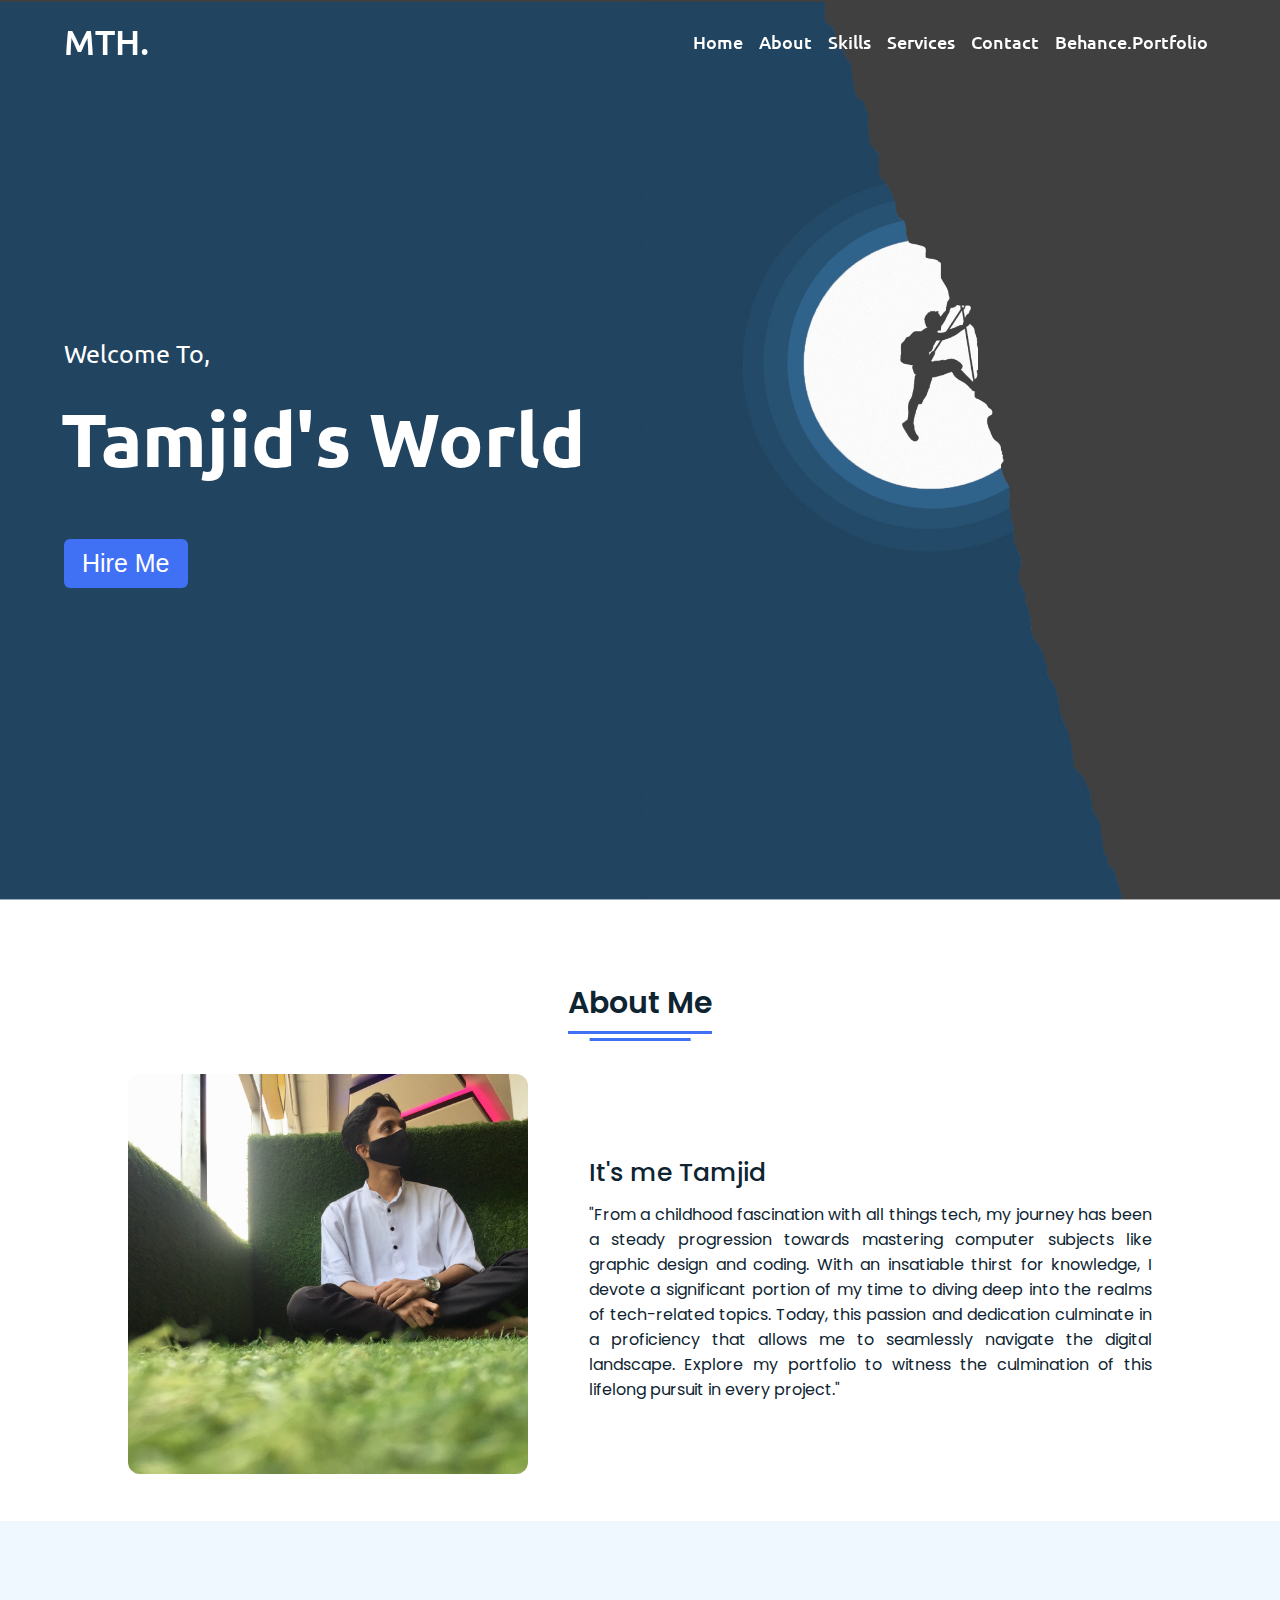
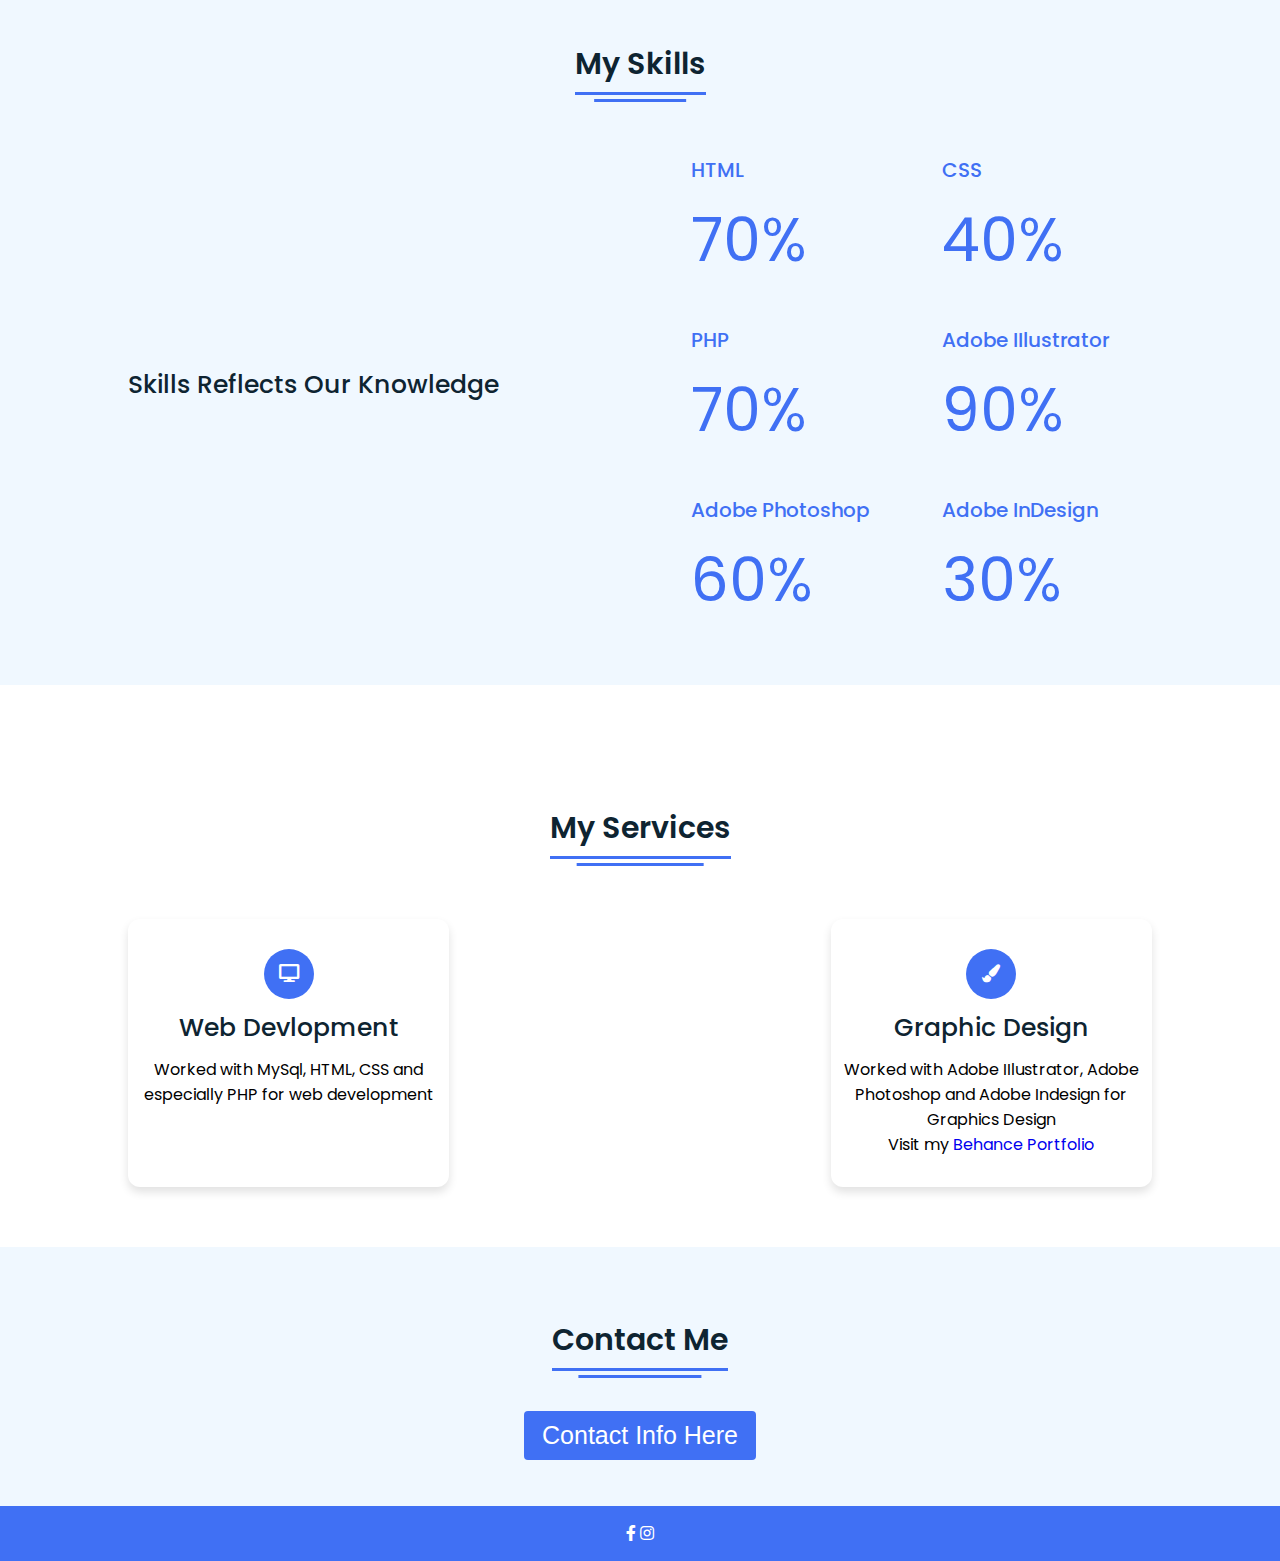
<file: index.html>
<!DOCTYPE html>
<!-- Website - www.codingnepalweb.com -->
<html lang="en" dir="ltr">

<head>
  <meta charset="UTF-8" />
  <title>Tamjid's World</title>
  <!-- <link rel="stylesheet" href="style.css" /> -->
  <!-- Fontawesome CDN Link -->
  <link rel="stylesheet" href="https://cdnjs.cloudflare.com/ajax/libs/font-awesome/5.15.2/css/all.min.css" />
  <meta name="viewport" content="width=device-width, initial-scale=1.0" />
  <style>
    /* Google Font CDN Link */
    @import url('https://fonts.googleapis.com/css2?family=Poppins:wght@400;500;600;700&family=Ubuntu:wght@400;500;700&display=swap');

    * {
      margin: 0;
      padding: 0;
      box-sizing: border-box;
      text-decoration: none;
      scroll-behavior: smooth;
    }

    /* Custom Scroll Bar CSS */
    ::-webkit-scrollbar {
      width: 10px;
    }

    ::-webkit-scrollbar-track {
      background: #f1f1f1;
    }

    ::-webkit-scrollbar-thumb {
      background: #6e93f7;
      border-radius: 12px;
      transition: all 0.3s ease;
    }

    ::-webkit-scrollbar-thumb:hover {
      background: #4070f4;
    }

    /* navbar styling */
    nav {
      position: fixed;
      width: 100%;
      padding: 20px 0;
      z-index: 998;
      transition: all 0.3s ease;
      font-family: 'Ubuntu', sans-serif;
    }

    nav.sticky {
      background: #4070f4;
      padding: 13px 0;
    }

    nav .navbar {
      width: 90%;
      display: flex;
      justify-content: space-between;
      align-items: center;
      margin: auto;
    }

    nav .navbar .logo a {
      font-weight: 500;
      font-size: 35px;
      color: #ffffff;
    }

    nav.sticky .navbar .logo a {
      color: #fff;
    }

    nav .navbar .menu {
      display: flex;
      position: relative;
    }

    nav .navbar .menu li {
      list-style: none;
      margin: 0 8px;
    }

    .navbar .menu a {
      font-size: 18px;
      font-weight: 500;
      color: #ffffff;
      padding: 6px 0;
      transition: all 0.4s ease;
    }

    .navbar .menu a:hover {
      color: #4070f4;
    }

    nav.sticky .menu a {
      color: #FFF;
    }

    nav.sticky .menu a:hover {
      color: #0E2431;
    }

    .navbar .media-icons a {
      color: #4070f4;
      font-size: 18px;
      margin: 0 6px;
    }

    nav.sticky .media-icons a {
      color: #FFF;
    }

    /* Side Navigation Menu Button CSS */
    nav .menu-btn,
    .navbar .menu .cancel-btn {
      position: absolute;
      color: #fff;
      right: 30px;
      top: 20px;
      font-size: 20px;
      cursor: pointer;
      transition: all 0.3s ease;
      display: none;
    }

    nav .menu-btn {
      color: #4070f4;
    }

    nav.sticky .menu-btn {
      color: #FFF;
    }

    .navbar .menu .menu-btn {
      color: #fff;
    }

    /* home section styling */
    .home {
      height: 100vh;
      width: 100%;
      background: url("background.jpg") no-repeat;
      background-size: cover;
      background-position: center;
      background-attachment: fixed;
      font-family: 'Ubuntu', sans-serif;
    }

    .home .home-content {
      width: 90%;
      height: 100%;
      margin: auto;
      display: flex;
      flex-direction: column;
      justify-content: center;
    }

    .home .text-one {
      font-size: 25px;
      color: #ffffff;
    }

    .home .text-two {
      color: #ffffff;
      font-size: 75px;
      font-weight: 600;
      margin-left: -3px;
    }

    .home .text-three {
      font-size: 40px;
      margin: 5px 0;
      color: #4070f4;
    }

    .home .text-four {
      font-size: 23px;
      margin: 5px 0;
      color: #ffffff;
    }

    .home .button {
      margin: 14px 0;
    }

    .home .button button {
      outline: none;
      padding: 8px 16px;
      border-radius: 6px;
      font-size: 25px;
      font-weight: 400;
      background: #4070f4;
      color: #fff;
      cursor: pointer;
      border: 2px solid transparent;
      transition: all 0.4s ease;
    }

    .home .button button a {

      color: #fff;
    }

    .home .button button:hover {
      border-color: #4070f4;
      background-color: #22256b;
      color: #4070f4;
    }

    /* About Section Styling */
    /* Those Elements Where We Have Apply Same CSS,
 I'm Selecting Directly 'Section Tag' and 'Class'  */
    section {
      padding-top: 40px;
    }

    section .content {
      width: 80%;
      margin: 40px auto;
      font-family: 'Poppins', sans-serif;
    }

    .about .about-details {
      display: flex;
      justify-content: space-between;
      align-items: center;
    }

    section .title {
      display: flex;
      justify-content: center;
      margin-bottom: 40px;
    }

    section .title span {
      color: #0E2431;
      font-size: 30px;
      font-weight: 600;
      position: relative;
      padding-bottom: 8px;
    }

    section .title span::before,
    section .title span::after {
      content: '';
      position: absolute;
      height: 3px;
      width: 100%;
      background: #4070f4;
      left: 0;
      bottom: 0;
    }

    section .title span::after {
      bottom: -7px;
      width: 70%;
      left: 50%;
      transform: translateX(-50%);
    }

    .about .about-details .left {
      width: 45%;
    }

    .about .left img {
      height: 400px;
      width: 400px;
      object-fit: cover;
      border-radius: 12px;
    }

    .about-details .right {
      width: 55%;
    }

    section .topic {
      color: #0E2431;
      font-size: 25px;
      font-weight: 500;
      margin-bottom: 10px;
    }

    .about-details .right p {
      text-align: justify;
      color: #0E2431;
    }

    section .button {
      margin: 16px 0;
    }

    section .button button {
      outline: none;
      padding: 8px 16px;
      border-radius: 4px;
      font-size: 25px;
      font-weight: 400;
      background: #4070f4;
      color: #fff;
      border: 2px solid transparent;
      cursor: pointer;
      transition: all 0.4s ease;
    }

    section .button button:hover {
      border-color: #4070f4;
      background-color: #22256b;
      color: #4070f4;
    }

    section .button button a {

      color: #fff;
    }

    /* My Skills CSS */
    .skills {
      background: #F0F8FF;
    }

    .skills .content {
      padding: 40px 0;
    }

    .skills .skills-details {
      display: flex;
      justify-content: space-between;
      align-items: center;
    }

    .skills-details .text {
      width: 50%;
    }

    .skills-details p {
      color: #0E2431;
      text-align: justify;
    }

    .skills .skills-details .experience {
      display: flex;
      align-items: center;
      margin: 0 10px;
    }

    .skills-details .experience .num {
      color: #0E2431;
      font-size: 80px;
    }

    .skills-details .experience .exp {
      color: #0E2431;
      margin-left: 20px;
      font-size: 18px;
      font-weight: 500;
      margin: 0 6px;
    }

    .skills-details .boxes {
      width: 45%;
      display: flex;
      flex-wrap: wrap;
      justify-content: space-between;
    }

    .skills-details .box {
      width: calc(100% / 2 - 20px);
      margin: 20px 0;
    }

    .skills-details .boxes .topic {
      font-size: 20px;
      color: #4070f4;
    }

    .skills-details .boxes .per {
      font-size: 60px;
      color: #4070f4;
    }

    /* My Services CSS */
    .services .boxes {
      display: flex;
      flex-wrap: wrap;
      justify-content: space-between;
    }

    .services .boxes .box {
      margin: 20px 0;
      width: calc(100% / 3 - 20px);
      text-align: center;
      border-radius: 12px;
      padding: 30px 10px;
      box-shadow: 0 5px 10px rgba(0, 0, 0, 0.12);
      cursor: default;
      transition: all 0.4s ease;
    }

    .services .boxes .box:hover {
      background: #4070f4;
      color: #fff;
    }

    .services .boxes .box .icon {
      height: 50px;
      width: 50px;
      background: #4070f4;
      border-radius: 50%;
      text-align: center;
      line-height: 50px;
      font-size: 18px;
      color: #fff;
      margin: 0 auto 10px auto;
      transition: all 0.4s ease;
    }

    .boxes .box:hover .icon {
      background-color: #fff;
      color: #4070f4;
    }

    .services .boxes .box:hover .topic,
    .services .boxes .box:hover p {
      color: #0E2431;
      transition: all 0.4s ease;
    }

    .services .boxes .box:hover .topic,
    .services .boxes .box:hover p {
      color: #fff;
    }

    /* Contact Me CSS */
    .contact {
      background: #F0F8FF;
    }

    .contact .content {
      margin: 0 auto;
      padding: 30px 0;
    }

    .contact .text {
      width: 80%;
      text-align: center;
      margin: auto;
    }

    /* Footer CSS */
    footer {
      background: #4070f4;
      padding: 15px 0;
      text-align: center;
      font-family: 'Poppins', sans-serif;
    }

    /* footer .text span{
  font-size: 17px;
  font-weight: 400;
  color: #fff;
}
footer .text span a{
  font-weight: 500;
  color: #FFF;
}
footer .text span a:hover{
  text-decoration: underline;
} */

    footer a {
      font-weight: 500;
      color: #FFF;
    }

    footer a:hover {
      color: #22256b;

    }

    /* Scroll TO Top Button CSS */
    .scroll-button a {
      position: fixed;
      bottom: 20px;
      right: 20px;
      color: #fff;
      background-color: #22256b;
      padding: 7px 12px;
      ;
      font-size: 18px;
      border-radius: 6px;
      box-shadow: rgba(0, 0, 0, 0.15);
      display: none;
    }

    /* Responsive Media Query */
    @media (max-width: 1190px) {
      section .content {
        width: 85%;
      }
    }

    @media (max-width: 1000px) {
      .about .about-details {
        justify-content: center;
        flex-direction: column;
      }

      .about .about-details .left {
        display: flex;
        justify-content: center;
        width: 100%;
      }

      .about-details .right {
        width: 90%;
        margin: 40px 0;
      }

      .services .boxes .box {
        margin: 20px 0;
        width: calc(100% / 2 - 20px);
      }
    }

    @media (max-width: 900px) {
      .about .left img {
        height: 350px;
        width: 350px;
      }
    }

    @media (max-width: 750px) {
      nav .navbar {
        width: 90%;
      }

      nav .navbar .menu {
        position: fixed;
        left: -100%;
        top: 0;
        background: #0E2431;
        height: 100vh;
        max-width: 400px;
        width: 100%;
        padding-top: 60px;
        flex-direction: column;
        align-items: center;
        transition: all 0.5s ease;
      }

      .navbar.active .menu {
        left: 0;
      }

      nav .navbar .menu a {
        font-size: 23px;
        display: block;
        color: #fff;
        margin: 10px 0;
      }

      nav.sticky .menu a:hover {
        color: #4070f4;
      }

      /* nav .navbar .media-icons{
    display: none;
  } */
      nav .menu-btn,
      .navbar .menu .cancel-btn {
        display: block;
      }

      .home .text-two {
        font-size: 65px;
      }

      .home .text-three {
        font-size: 35px;
      }

      .skills .skills-details {
        align-items: center;
        justify-content: center;
        flex-direction: column;
      }

      .skills-details .text {
        width: 100%;
        margin-bottom: 50px;
      }

      .skills-details .boxes {
        justify-content: center;
        align-items: center;
        width: 100%;
      }

      .services .boxes .box {
        margin: 20px 0;
        width: 100%;
      }

      .contact .text {
        width: 100%;
      }
    }

    @media (max-width: 500px) {
      .home .text-two {
        font-size: 55px;
      }

      .home .text-three {
        font-size: 33px;
      }

      .skills-details .boxes .per {
        font-size: 50px;
        color: #4070f4;
      }
    }
  </style>
</head>

<body>
  <!-- Move to up button -->
  <div class="scroll-button">
    <a href="#home"><i class="fas fa-arrow-up"></i></a>
  </div>
  <!-- navgaition menu -->
  <nav>
    <div class="navbar">
      <div class="logo"><a href="#">MTH.</a></div>
      <ul class="menu">
        <li><a href="#home">Home</a></li>
        <li><a href="#about">About</a></li>
        <li><a href="#skills">Skills</a></li>
        <li><a href="#services">Services</a></li>
        <li><a href="#contact">Contact</a></li>
        <li><a href="https://www.behance.net/Tamjids_Design">Behance.Portfolio</a></li>
        <div class="cancel-btn">
          <i class="fas fa-times"></i>
        </div>
      </ul>
      <!-- <div class="media-icons">
          <a href="#"><i class="fab fa-facebook-f"></i></a>
          <a href="#"><i class="fab fa-twitter"></i></a>
          <a href="#"><i class="fab fa-instagram"></i></a>
        </div> -->
    </div>
    <div class="menu-btn">
      <i class="fas fa-bars"></i>
    </div>
  </nav>

  <!-- Home Section Start -->
  <section class="home" id="home">
    <div class="home-content">
      <div class="text">
        <div class="text-one">Welcome To,</div><br>
        <div class="text-two">Tamjid's World</div><br><br>

        <!-- <div class="text-four">From Chittagong</div> -->
      </div>
      <div class="button">
        <button><a href="https://mail.google.com/mail/u/0/?source=mailto&to=mohammediraz123@gmail.com&fs=1&tf=cm">Hire
            Me</a> </button>
      </div>
    </div>
  </section>

  <!-- About Section Start -->
  <section class="about" id="about">
    <div class="content">
      <div class="title"><span>About Me</span></div>
      <div class="about-details">
        <div class="left">
          <img src="eraz.jpg" alt="" />
        </div>
        <div class="right">
          <div class="topic">It's me Tamjid</div>
          <!-- <p>
            From a young age, I've been captivated by the world of technology. As I matured, my focus on computer-related subjects like graphic design and coding only deepened. I devote the majority of my time to absorbing knowledge about various tech-related topics. Currently pursuing a B.Sc in Computer Science and Engineering, I'm committed to honing my skills and pushing boundaries. This portfolio is a testament to my proficiency, showcasing a range of services and skills. Feel free to explore and see firsthand what I bring to the table.
          </p> -->
          <p>
            "From a childhood fascination with all things tech,
            my journey has been a steady progression towards mastering computer subjects like graphic design and coding.
            With an insatiable thirst for knowledge, I devote a significant portion of my time to diving deep into the
            realms of tech-related topics.
            Today, this passion and dedication culminate in a proficiency that allows me to seamlessly navigate the
            digital landscape.
            Explore my portfolio to witness the culmination of this lifelong pursuit in every project."
          </p>
          <!-- <div class="button">
            <button>Download CV</button>
          </div> -->
        </div>
      </div>
    </div>
  </section>

  <!-- My Skill Section Start -->
  <!-- Section Tag and Other Div will same where we need to put same CSS -->
  <section class="skills" id="skills">
    <div class="content">
      <div class="title"><span>My Skills</span></div>
      <div class="skills-details">
        <div class="text">
          <div class="topic">Skills Reflects Our Knowledge</div>
          <!-- <p>Lorem ipsum dolor sit amet, consectetur adipisicing elit. Minus natus tenetur tempora? Quasi, rem quas
            omnis. Porro rem aspernatur reiciendis ut praesentium minima ad, quos, officia! Illo libero, et, distinctio
            repellat sed nesciunt est modi quaerat placeat. Quod molestiae, alias?</p> -->
          <!-- <div class="experience">
            <div class="num">10</div>
            <div class="exp">
              Years Of <br />
              Experience
            </div>
          </div> -->
        </div>
        <div class="boxes">
          <div class="box">
            <div class="topic">HTML</div>
            <div class="per">70%</div>
          </div>
          <div class="box">
            <div class="topic">CSS</div>
            <div class="per">40%</div>
          </div>
          <!-- <div class="box">
            <div class="topic">JavScript</div>
            <div class="per">70%</div>
          </div> -->
          <div class="box">
            <div class="topic">PHP</div>
            <div class="per">70%</div>
          </div>
          <div class="box">
            <div class="topic">Adobe IIlustrator</div>
            <div class="per">90%</div>
          </div>
          <div class="box">
            <div class="topic">Adobe Photoshop</div>
            <div class="per">60%</div>
          </div>
          <div class="box">
            <div class="topic">Adobe InDesign</div>
            <div class="per">30%</div>
          </div>
        </div>
      </div>
    </div>
  </section>

  <!-- My Services Section Start -->
  <section class="services" id="services">
    <div class="content">
      <div class="title"><span>My Services</span></div>
      <div class="boxes">
        <div class="box">
          <div class="icon">
            <i class="fas fa-desktop"></i>
          </div>
          <div class="topic">Web Devlopment</div>
          <p>Worked with MySql, HTML, CSS and especially PHP for web development</p>
        </div>
        <div class="box">
          <div class="icon">
            <i class="fas fa-paint-brush"></i>
          </div>
          <div class="topic">Graphic Design</div>
          <p>Worked with Adobe IIlustrator, Adobe Photoshop and Adobe Indesign for Graphics Design<br>
            Visit my <a href="https://www.behance.net/Tamjids_Design">Behance Portfolio</a>
          </p>
        </div>
        <!-- <div class="box">
          <div class="icon">
            <i class="fas fa-chart-line"></i>
          </div>
          <div class="topic">Digital Marketing</div>
          <p>Lorem ipsum dolor sit amet, consectetur adipisicing elit. Mollitia autem quam odio, qui voluptatem
            eligendi?</p>
        </div>
        <div class="box">
          <div class="icon">
            <i class="fab fa-android"></i>
          </div>
          <div class="topic">Icon Design</div>
          <p>Lorem ipsum dolor sit amet, consectetur adipisicing elit. Mollitia autem quam odio, qui voluptatem
            eligendi?</p>
        </div>
        <div class="box">
          <div class="icon">
            <i class="fas fa-camera-retro"></i>
          </div>
          <div class="topic">Photography</div>
          <p>Lorem ipsum dolor sit amet, consectetur adipisicing elit. Mollitia autem quam odio, qui voluptatem
            eligendi?</p>
        </div> -->
        <!-- <div class="box">
          <div class="icon">
            <i class="fas fa-tablet-alt"></i>
          </div>
          <div class="topic">Apps Devlopment</div>
          <p>Lorem ipsum dolor sit amet, consectetur adipisicing elit. Mollitia autem quam odio, qui voluptatem
            eligendi?</p>
        </div> -->
      </div>
    </div>
  </section>

  <!-- Contact Me section Start -->
  <section class="contact" id="contact">
    <div class="content">
      <div class="title"><span>Contact Me</span></div>

      <div class="text">
        <!-- <div class="topic">Have Any Project?</div> -->
        <!-- <p>Lorem ipsum dolor sit amet, consectetur adipisicing elit. Ipsam neque ipsum corrupti dolores, facere numquam voluptate aspernatur sit perferendis qui nisi modi! Recusandae deserunt consequatur voluptatibus alias repellendus nobis eligendi.</p> -->
        <div class="button">
          <button><a href="myinfo.html">Contact Info Here</a></button>
        </div>

      </div>
  </section>

  <!-- Footer Section Start -->
  <footer>
    <div>
      <a href="https://www.facebook.com/tamjiduleraz"><i class="fab fa-facebook-f"></i></a>

      <a href="https://www.instagram.com/mth_eraz"><i class="fab fa-instagram"></i></a>
    </div>
  </footer>

  <script src="script.js"></script>
</body>

</html>
</file>
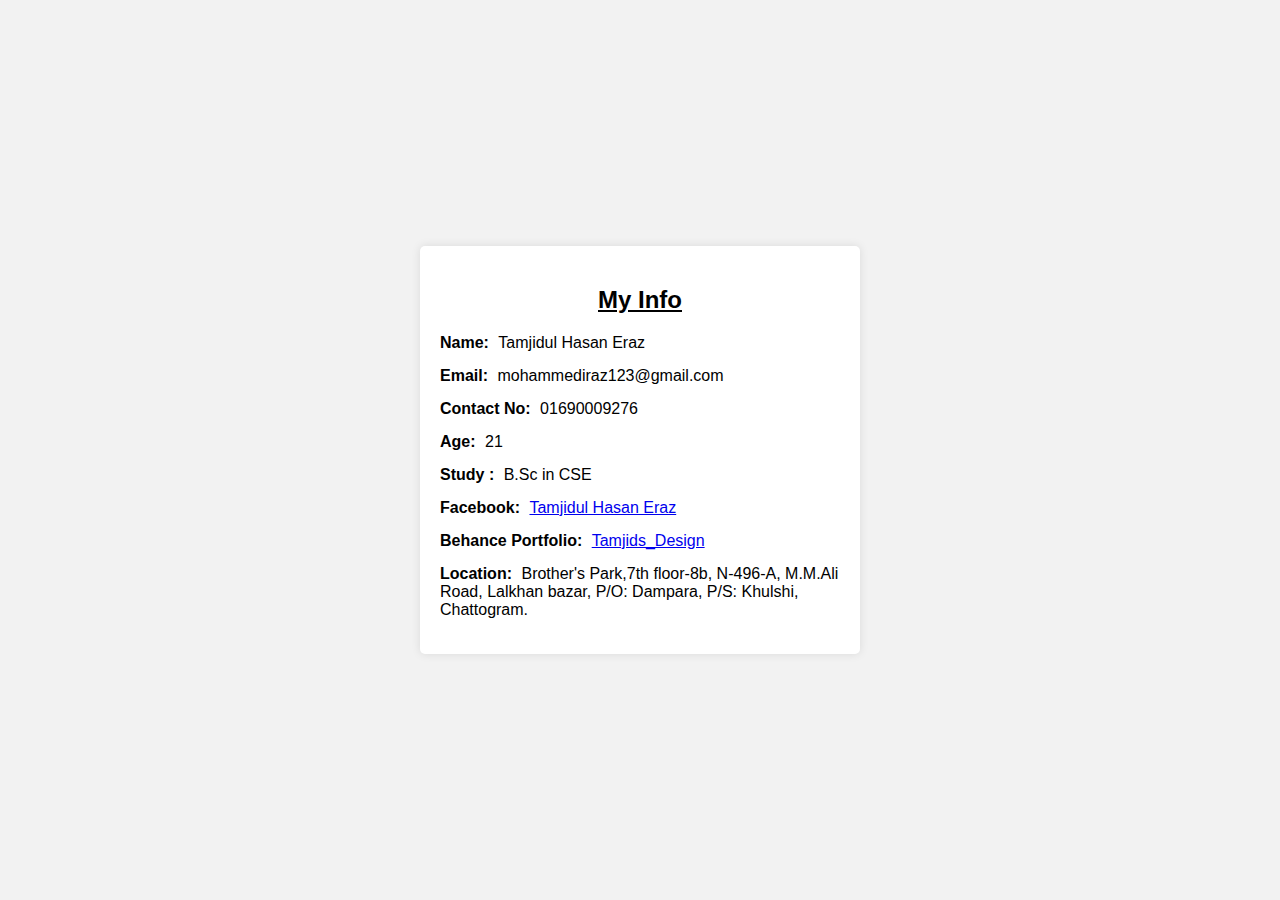
<file: myinfo.html>
<!DOCTYPE html>
<html lang="en">

<head>
    <meta charset="UTF-8">
    <meta name="viewport" content="width=device-width, initial-scale=1.0">
    <title>My Info</title>
    <style>
        body {
            font-family: Arial, sans-serif;
            background-color: #f2f2f2;
            margin: 0;
            padding: 0;
            display: flex;
            justify-content: center;
            align-items: center;
            height: 100vh;
        }

        .container {
            background-color: #fff;
            border-radius: 5px;
            padding: 20px;
            width: 400px;
            box-shadow: 0px 0px 10px rgba(0, 0, 0, 0.1);
        }

        .container h2 {
            text-align: center;
        }

        .info-item {
            margin-bottom: 15px;
        }

        .info-item label {
            font-weight: bold;
        }

        .info-item span {
            margin-left: 5px;
        }
    </style>
</head>

<body>
    <div class="container">
        <h2><u>My Info</u></h2>
        <div class="info-item">
            <label for="name">Name:</label>
            <span>Tamjidul Hasan Eraz</span>
        </div>
        <div class="info-item">
            <label for="email">Email:</label>
            <span>mohammediraz123@gmail.com</span>
			
        </div>
		<div class="info-item">
            <label for="Contact No">Contact No:</label>
            <span>01690009276</span>
			
        </div>
		
        <div class="info-item">
            <label for="age">Age:</label>
            <span>21</span>
        </div>
        
        <div class="info-item">
            <label for="Institution">Study :</label>
            <span>B.Sc in CSE</span>
        </div>
		
		<!-- <div class="info-item">
            <label for="Department">Department:</label>
            <span>Computer Science & Engineering</span>
        </div> -->
		
		<!-- <div class="info-item">
            <label for="Student Id">Student Id:</label>
            <span><a href="http://101.2.163.149/studenteng/SignIn.aspx">2104010202285</a></span>
        </div> -->
		
		<div class="info-item">
            <label for="Facebook">Facebook:</label>
            <span><a href="https://www.facebook.com/tamjiduleraz">Tamjidul Hasan Eraz</a></span>
        </div>
		<div class="info-item">
            <label for="Portfolio">Behance Portfolio:</label>
            <span><a href="https://www.behance.net/Tamjids_Design">Tamjids_Design</a></span>
        </div>
		<div class="info-item">
            <label for="location">Location:</label>
            <span>Brother's Park,7th floor-8b, N-496-A, M.M.Ali Road, Lalkhan bazar, P/O: Dampara, P/S: Khulshi, Chattogram.</span>
        </div>
		
		
    </div>
</body>

</html>
</file>
<file: style.css>
/* Google Font CDN Link */
@import url('https://fonts.googleapis.com/css2?family=Poppins:wght@400;500;600;700&family=Ubuntu:wght@400;500;700&display=swap');
*{
  margin: 0;
  padding: 0;
  box-sizing: border-box;
  text-decoration: none;
  scroll-behavior: smooth;
}

/* Custom Scroll Bar CSS */
::-webkit-scrollbar {
    width: 10px;
}
::-webkit-scrollbar-track {
    background: #f1f1f1;
}
::-webkit-scrollbar-thumb {
    background: #6e93f7;
    border-radius: 12px;
    transition: all 0.3s ease;
}

::-webkit-scrollbar-thumb:hover {
    background: #4070f4;
}
/* navbar styling */
nav{
  position: fixed;
  width: 100%;
  padding: 20px 0;
  z-index: 998;
  transition: all 0.3s ease;
  font-family: 'Ubuntu', sans-serif;
}
nav.sticky{
  background: #4070f4;
  padding: 13px 0;
}
nav .navbar{
  width: 90%;
  display: flex;
  justify-content: space-between;
  align-items: center;
  margin: auto;
}
nav .navbar .logo a{
  font-weight: 500;
  font-size: 35px;
  color: #4070f4;
}
nav.sticky .navbar .logo a{
  color: #fff;
}
nav .navbar .menu{
  display: flex;
  position: relative;
}
nav .navbar .menu li{
  list-style: none;
  margin: 0 8px;
}
.navbar .menu a{
  font-size: 18px;
  font-weight: 500;
  color: #ffffff;
  padding: 6px 0;
  transition: all 0.4s ease;
}
.navbar .menu a:hover{
  color: #4070f4;
}
nav.sticky .menu a{
  color: #FFF;
}
nav.sticky .menu a:hover{
  color: #0E2431;
}
.navbar .media-icons a{
  color: #4070f4;
  font-size: 18px;
  margin: 0 6px;
}
nav.sticky .media-icons a{
  color: #FFF;
}

/* Side Navigation Menu Button CSS */
nav .menu-btn,
.navbar .menu .cancel-btn{
  position: absolute;
  color: #fff;
  right: 30px;
  top: 20px;
  font-size: 20px;
  cursor: pointer;
  transition: all 0.3s ease;
  display: none;
}
nav .menu-btn{
  color: #4070f4;
}
nav.sticky .menu-btn{
  color: #FFF;
}
.navbar .menu .menu-btn{
  color: #fff;
}

/* home section styling */
.home{
  height: 100vh;
  width: 100%;
  background: url("background.jpg") no-repeat;
  background-size: cover;
  background-position: center;
  background-attachment: fixed;
  font-family: 'Ubuntu', sans-serif;
}
.home .home-content{
  width: 90%;
  height: 100%;
  margin: auto;
  display: flex;
  flex-direction: column;
  justify-content: center;
}
.home .text-one{
  font-size: 25px;
  color: #ffffff;
}
.home .text-two{
  color: #ffffff;
  font-size: 75px;
  font-weight: 600;
  margin-left: -3px;
}
.home .text-three{
  font-size: 40px;
  margin: 5px 0;
  color: #4070f4;
}
.home .text-four{
  font-size: 23px;
  margin: 5px 0;
  color: #ffffff;
}
.home .button{
  margin: 14px 0;
}
.home .button button{
  outline: none;
  padding: 8px 16px;
  border-radius: 6px;
  font-size: 25px;
  font-weight: 400;
  background: #4070f4;
  color: #fff;
  cursor: pointer;
  border: 2px solid transparent;
  transition: all 0.4s ease;
}
.home .button button a{
  
  color: #fff;
}
.home .button button:hover{
  border-color: #4070f4;
  background-color: #22256b;
  color: #4070f4;
}

/* About Section Styling */
/* Those Elements Where We Have Apply Same CSS,
 I'm Selecting Directly 'Section Tag' and 'Class'  */
section{
  padding-top: 40px;
}
section .content{
  width: 80%;
  margin: 40px auto;
  font-family: 'Poppins', sans-serif;
}
.about .about-details{
  display: flex;
  justify-content: space-between;
  align-items: center;
}
section .title{
  display: flex;
  justify-content: center;
  margin-bottom: 40px;
}
section .title span{
  color: #0E2431;
  font-size: 30px;
  font-weight: 600;
  position: relative;
  padding-bottom: 8px;
}
section .title span::before,
section .title span::after{
  content: '';
  position: absolute;
  height: 3px;
  width: 100%;
  background: #4070f4;
  left: 0;
  bottom: 0;
}
section .title span::after{
  bottom: -7px;
  width: 70%;
  left: 50%;
  transform: translateX(-50%);
}
.about .about-details .left{
  width: 45%;
}
.about .left img{
  height: 400px;
  width: 400px;
  object-fit: cover;
  border-radius: 12px;
}
.about-details .right{
  width: 55%;
}
section  .topic{
  color: #0E2431;
  font-size: 25px;
  font-weight: 500;
  margin-bottom: 10px;
}
.about-details .right p{
  text-align: justify;
  color: #0E2431;
}
section .button{
  margin: 16px 0;
}
section .button button{
  outline: none;
  padding: 8px 16px;
  border-radius: 4px;
  font-size: 25px;
  font-weight: 400;
  background: #4070f4;
  color: #fff;
  border: 2px solid transparent;
  cursor: pointer;
  transition: all 0.4s ease;
}
section .button button:hover{
  border-color: #4070f4;
  background-color: #22256b;
  color: #4070f4;
}
section .button button a{
  
  color: #fff;
}

 /* My Skills CSS */
 .skills{
   background: #F0F8FF;
 }
 .skills .content{
   padding: 40px 0;
 }
 .skills .skills-details{
   display: flex;
   justify-content: space-between;
   align-items: center;
 }
 .skills-details .text{
   width: 50%;
 }
 .skills-details p{
   color: #0E2431;
   text-align: justify;
 }
.skills .skills-details .experience{
  display: flex;
  align-items: center;
  margin: 0 10px;
}
.skills-details .experience .num{
  color: #0E2431;
  font-size: 80px;
}
.skills-details .experience .exp{
  color: #0E2431;
  margin-left: 20px;
  font-size: 18px;
  font-weight: 500;
  margin: 0 6px;
}
.skills-details .boxes{
  width: 45%;
  display: flex;
  flex-wrap: wrap;
  justify-content: space-between;
}
.skills-details .box{
  width: calc(100% / 2 - 20px);
  margin: 20px 0;
}
.skills-details .boxes .topic{
  font-size: 20px;
  color: #4070f4;
}
.skills-details .boxes .per{
  font-size: 60px;
  color: #4070f4;
}

/* My Services CSS */
.services .boxes{
  display: flex;
  flex-wrap: wrap;
  justify-content: space-between;
}
.services .boxes .box{
  margin: 20px 0;
  width: calc(100% / 3 - 20px);
  text-align: center;
  border-radius: 12px;
  padding: 30px 10px;
  box-shadow: 0 5px 10px rgba(0, 0, 0, 0.12);
  cursor: default;
  transition: all 0.4s ease;
}
.services .boxes .box:hover{
  background: #4070f4;
  color: #fff;
}
.services .boxes .box .icon{
  height: 50px;
  width: 50px;
  background: #4070f4;
  border-radius: 50%;
  text-align: center;
  line-height: 50px;
  font-size: 18px;
  color: #fff;
  margin: 0 auto 10px auto;
  transition: all 0.4s ease;
}
.boxes .box:hover .icon{
  background-color: #fff;
  color: #4070f4;
}
.services .boxes .box:hover .topic,
.services .boxes .box:hover p{
  color: #0E2431;
  transition: all 0.4s ease;
}
.services .boxes .box:hover .topic,
.services .boxes .box:hover p{
  color: #fff;
}
/* Contact Me CSS */
.contact{
  background: #F0F8FF;
}
.contact .content{
  margin: 0 auto;
  padding: 30px 0;
}
.contact .text{
  width: 80%;
  text-align: center;
  margin: auto;
}

/* Footer CSS */
footer{
  background: #4070f4;
  padding: 15px 0;
  text-align: center;
  font-family: 'Poppins', sans-serif;
}
/* footer .text span{
  font-size: 17px;
  font-weight: 400;
  color: #fff;
}
footer .text span a{
  font-weight: 500;
  color: #FFF;
}
footer .text span a:hover{
  text-decoration: underline;
} */

footer a{
  font-weight: 500;
  color: #FFF;
}
footer a:hover{
color: #22256b;

}

/* Scroll TO Top Button CSS */
.scroll-button a{
  position: fixed;
  bottom: 20px;
  right: 20px;
  color: #fff;
  background-color: #22256b;
  padding: 7px 12px;;
  font-size: 18px;
  border-radius: 6px;
  box-shadow: rgba(0, 0, 0, 0.15);
  display: none;
}

/* Responsive Media Query */
@media (max-width: 1190px) {
  section .content{
    width: 85%;
  }
}
@media (max-width: 1000px) {
  .about .about-details{
    justify-content: center;
    flex-direction: column;
  }
  .about .about-details .left{
    display: flex;
    justify-content: center;
    width: 100%;
  }
  .about-details .right{
    width: 90%;
    margin: 40px 0;
  }
  .services .boxes .box{
    margin: 20px 0;
    width: calc(100% / 2 - 20px);
  }
}
@media (max-width: 900px) {
  .about .left img{
    height: 350px;
    width: 350px;
  }
}

@media (max-width: 750px) {
  nav .navbar{
    width: 90%;
  }
  nav .navbar .menu{
    position: fixed;
    left: -100%;
    top: 0;
    background: #0E2431;
    height: 100vh;
    max-width: 400px;
    width: 100%;
    padding-top: 60px;
    flex-direction: column;
    align-items: center;
    transition: all 0.5s ease;
  }
  .navbar.active .menu{
    left: 0;
  }
  nav .navbar .menu a{
    font-size: 23px;
    display: block;
    color: #fff;
    margin: 10px 0;
  }
  nav.sticky .menu a:hover{
    color: #4070f4;
  }
  /* nav .navbar .media-icons{
    display: none;
  } */
  nav .menu-btn,
  .navbar .menu .cancel-btn{
    display: block;
  }
  .home .text-two{
    font-size: 65px;
  }
  .home .text-three{
    font-size: 35px;
  }
  .skills .skills-details{
    align-items: center;
    justify-content: center;
    flex-direction: column;
  }
  .skills-details .text{
    width: 100%;
    margin-bottom: 50px;
  }
  .skills-details .boxes{
    justify-content: center;
    align-items: center;
    width: 100%;
  }
  .services .boxes .box{
    margin: 20px 0;
    width: 100%;
  }
  .contact .text{
    width: 100%;
}
}

@media (max-width: 500px){
  .home .text-two{
    font-size: 55px;
  }
  .home .text-three{
    font-size: 33px;
  }
  .skills-details .boxes .per{
    font-size: 50px;
    color: #4070f4;
  }
}
</file>
